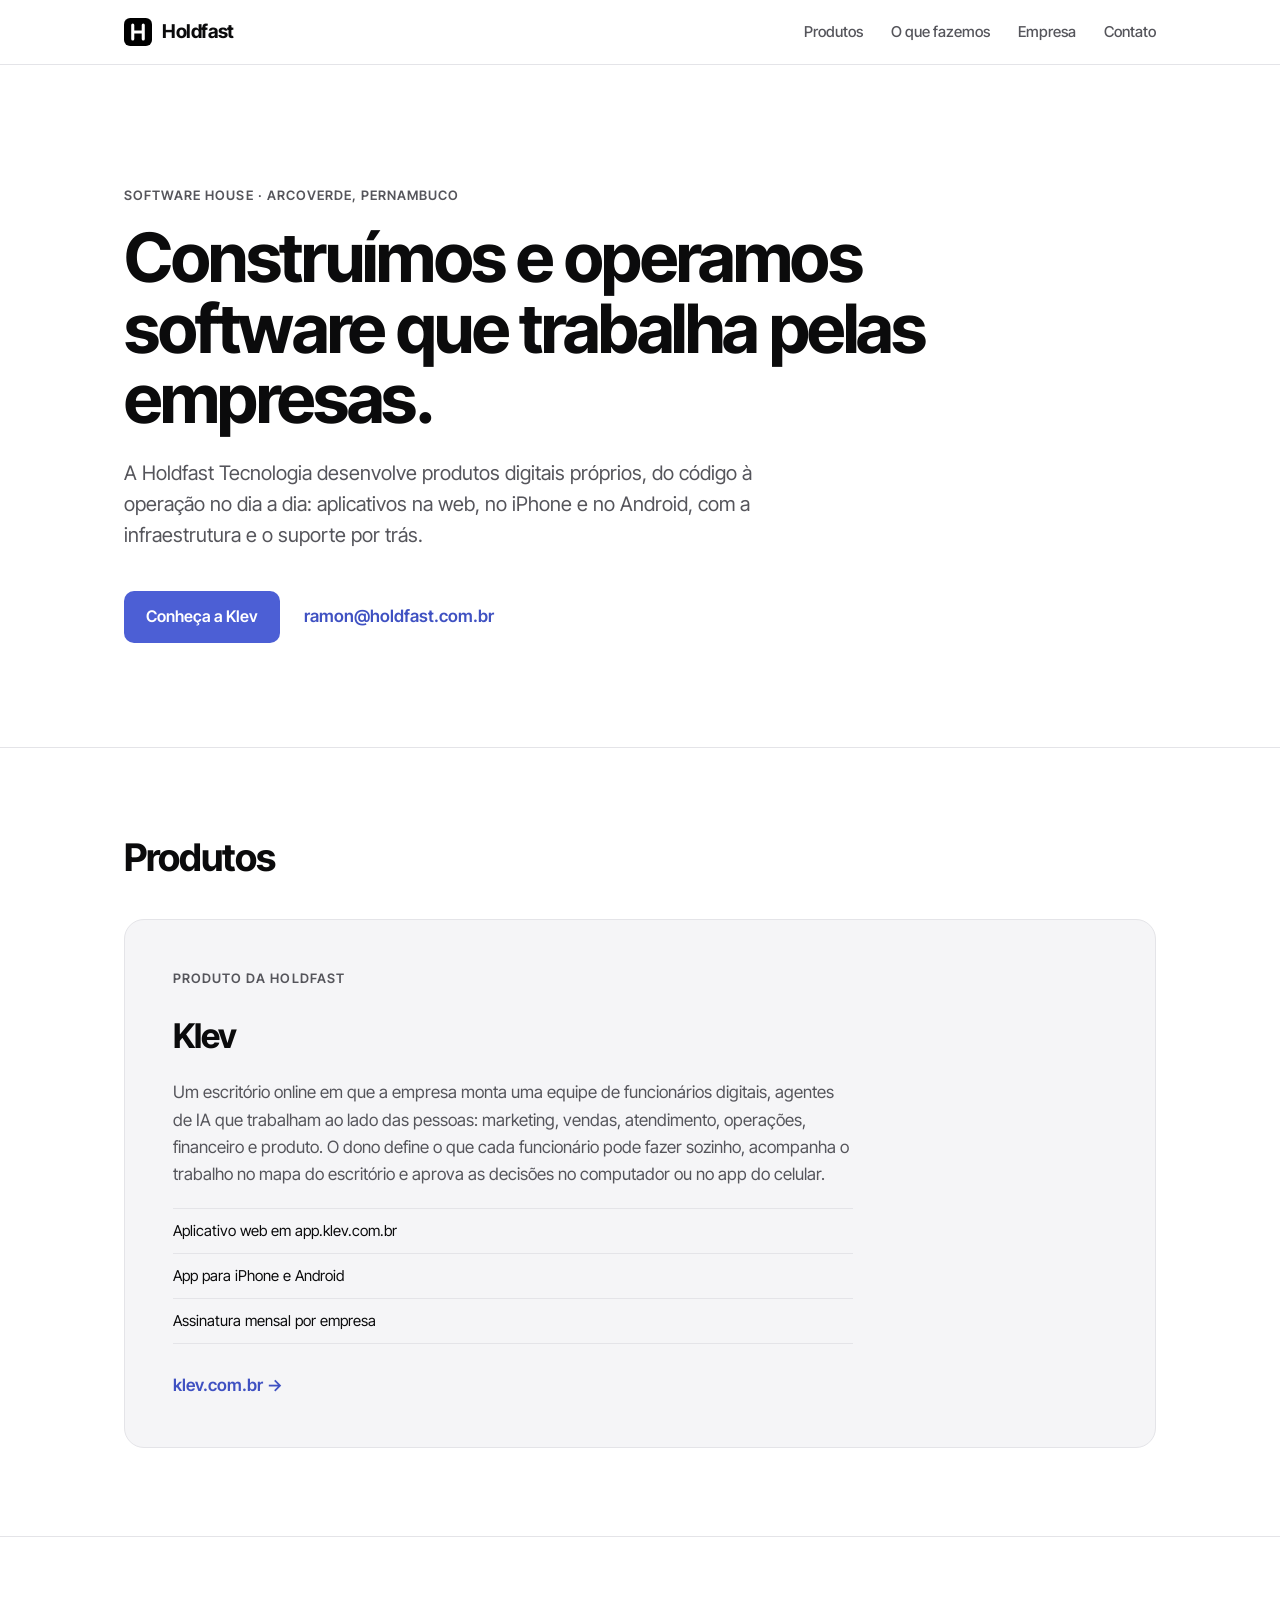
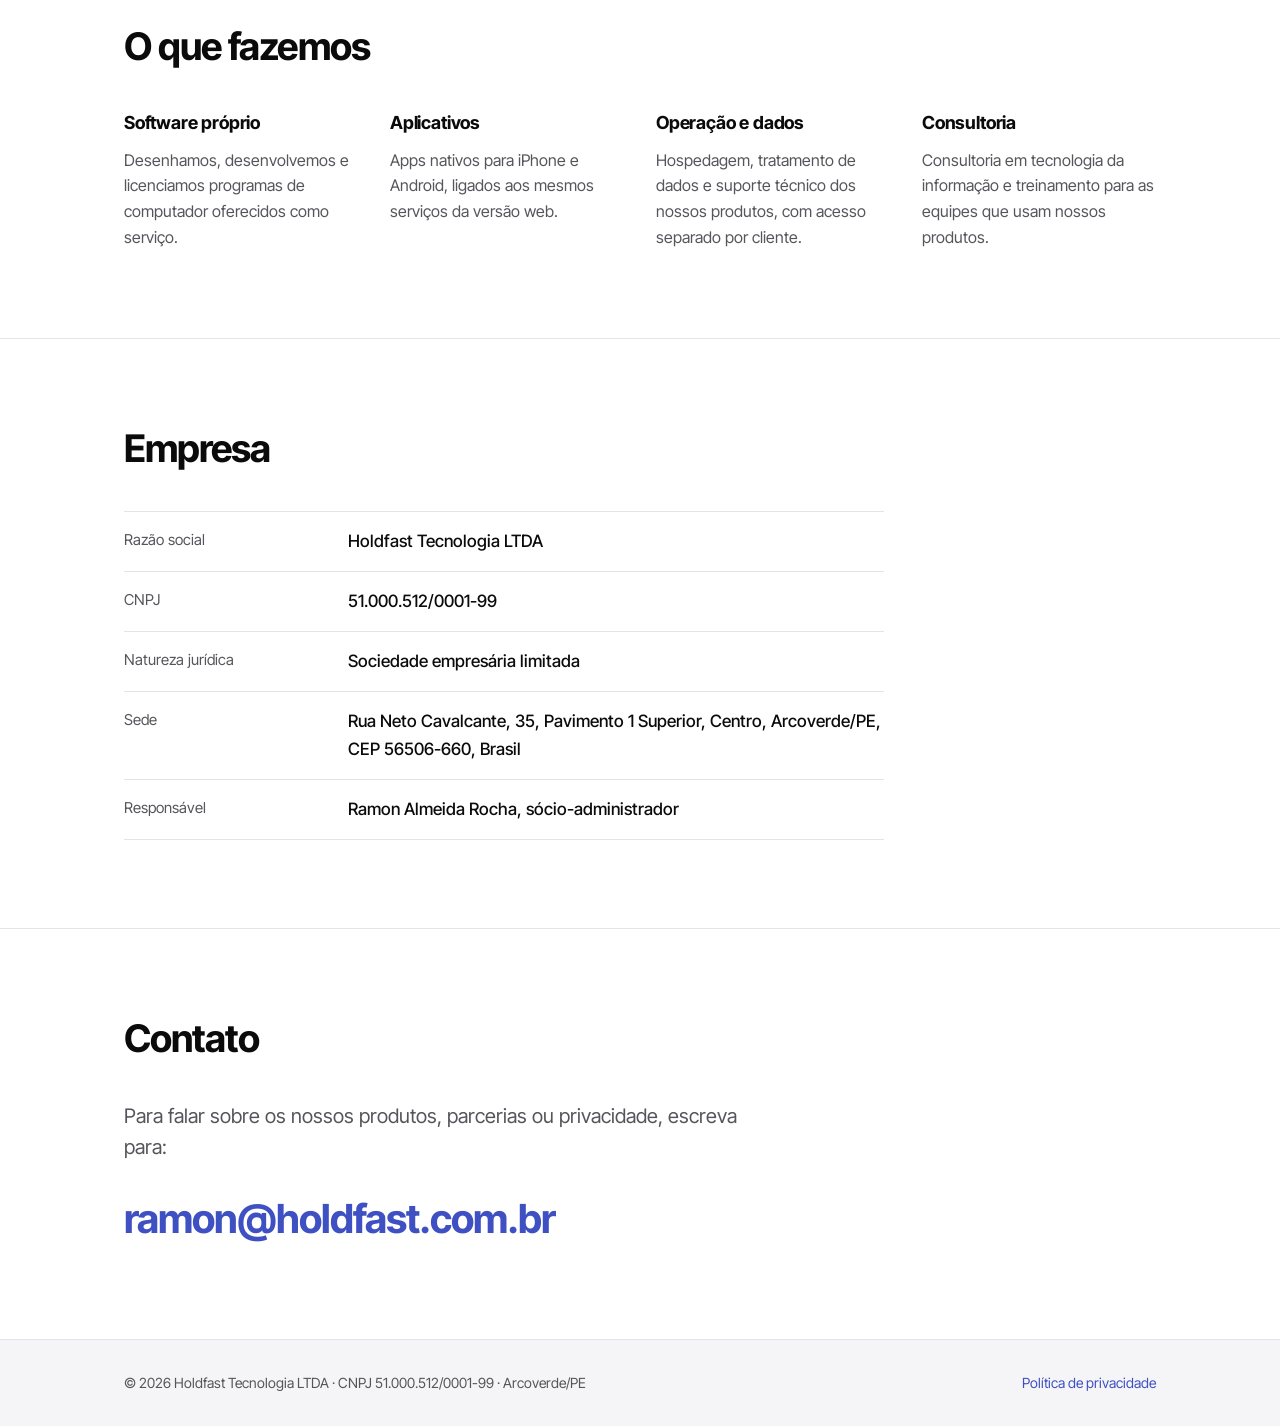
<file: index.html>
<!doctype html>
<html lang="pt-BR">
<head>
  <meta charset="utf-8">
  <meta name="viewport" content="width=device-width, initial-scale=1">
  <title>Holdfast Tecnologia</title>
  <meta name="description" content="Holdfast Tecnologia LTDA é uma software house de Arcoverde, Pernambuco. Criamos e operamos produtos digitais próprios, como a Klev.">
  <link rel="icon" href="/icone.svg" type="image/svg+xml">
  <link rel="preconnect" href="https://fonts.googleapis.com">
  <link rel="preconnect" href="https://fonts.gstatic.com" crossorigin>
  <link href="https://fonts.googleapis.com/css2?family=Inter+Tight:wght@400;500;600;700&display=swap" rel="stylesheet">
  <link rel="stylesheet" href="/estilo.css">
</head>
<body>
  <header class="topo">
    <div class="faixa">
      <a class="marca" href="/" aria-label="Holdfast Tecnologia, início">
        <img src="/icone.svg" alt="" width="28" height="28">
        <span>Holdfast</span>
      </a>
      <nav class="menu" aria-label="Seções">
        <a href="#produtos">Produtos</a>
        <a href="#o-que-fazemos">O que fazemos</a>
        <a href="#empresa">Empresa</a>
        <a href="#contato">Contato</a>
      </nav>
    </div>
  </header>

  <main>
    <section class="abertura">
      <div class="faixa">
        <p class="rotulo">Software house · Arcoverde, Pernambuco</p>
        <h1>Construímos e operamos software que trabalha pelas empresas.</h1>
        <p class="lead">A Holdfast Tecnologia desenvolve produtos digitais próprios, do código à operação no dia a dia: aplicativos na web, no iPhone e no Android, com a infraestrutura e o suporte por trás.</p>
        <div class="acoes">
          <a class="botao" href="#produtos">Conheça a Klev</a>
          <a class="link" href="mailto:ramon@holdfast.com.br">ramon@holdfast.com.br</a>
        </div>
      </div>
    </section>

    <section id="produtos" class="secao">
      <div class="faixa">
        <h2>Produtos</h2>
        <article class="produto">
          <div class="produto-texto">
            <p class="rotulo">Produto da Holdfast</p>
            <h3>Klev</h3>
            <p>Um escritório online em que a empresa monta uma equipe de funcionários digitais, agentes de IA que trabalham ao lado das pessoas: marketing, vendas, atendimento, operações, financeiro e produto. O dono define o que cada funcionário pode fazer sozinho, acompanha o trabalho no mapa do escritório e aprova as decisões no computador ou no app do celular.</p>
            <ul class="lista">
              <li>Aplicativo web em app.klev.com.br</li>
              <li>App para iPhone e Android</li>
              <li>Assinatura mensal por empresa</li>
            </ul>
            <a class="link" href="https://klev.com.br">klev.com.br →</a>
          </div>
        </article>
      </div>
    </section>

    <section id="o-que-fazemos" class="secao">
      <div class="faixa">
        <h2>O que fazemos</h2>
        <div class="grade">
          <div class="item">
            <h3>Software próprio</h3>
            <p>Desenhamos, desenvolvemos e licenciamos programas de computador oferecidos como serviço.</p>
          </div>
          <div class="item">
            <h3>Aplicativos</h3>
            <p>Apps nativos para iPhone e Android, ligados aos mesmos serviços da versão web.</p>
          </div>
          <div class="item">
            <h3>Operação e dados</h3>
            <p>Hospedagem, tratamento de dados e suporte técnico dos nossos produtos, com acesso separado por cliente.</p>
          </div>
          <div class="item">
            <h3>Consultoria</h3>
            <p>Consultoria em tecnologia da informação e treinamento para as equipes que usam nossos produtos.</p>
          </div>
        </div>
      </div>
    </section>

    <section id="empresa" class="secao">
      <div class="faixa">
        <h2>Empresa</h2>
        <dl class="dados">
          <div><dt>Razão social</dt><dd>Holdfast Tecnologia LTDA</dd></div>
          <div><dt>CNPJ</dt><dd>51.000.512/0001-99</dd></div>
          <div><dt>Natureza jurídica</dt><dd>Sociedade empresária limitada</dd></div>
          <div><dt>Sede</dt><dd>Rua Neto Cavalcante, 35, Pavimento 1 Superior, Centro, Arcoverde/PE, CEP 56506-660, Brasil</dd></div>
          <div><dt>Responsável</dt><dd>Ramon Almeida Rocha, sócio-administrador</dd></div>
        </dl>
      </div>
    </section>

    <section id="contato" class="secao contato">
      <div class="faixa">
        <h2>Contato</h2>
        <p class="lead">Para falar sobre os nossos produtos, parcerias ou privacidade, escreva para:</p>
        <a class="contato-email" href="mailto:ramon@holdfast.com.br">ramon@holdfast.com.br</a>
      </div>
    </section>
  </main>

  <footer class="rodape">
    <div class="faixa">
      <p>© 2026 Holdfast Tecnologia LTDA · CNPJ 51.000.512/0001-99 · Arcoverde/PE</p>
      <a href="/privacidade">Política de privacidade</a>
    </div>
  </footer>
</body>
</html>
</file>
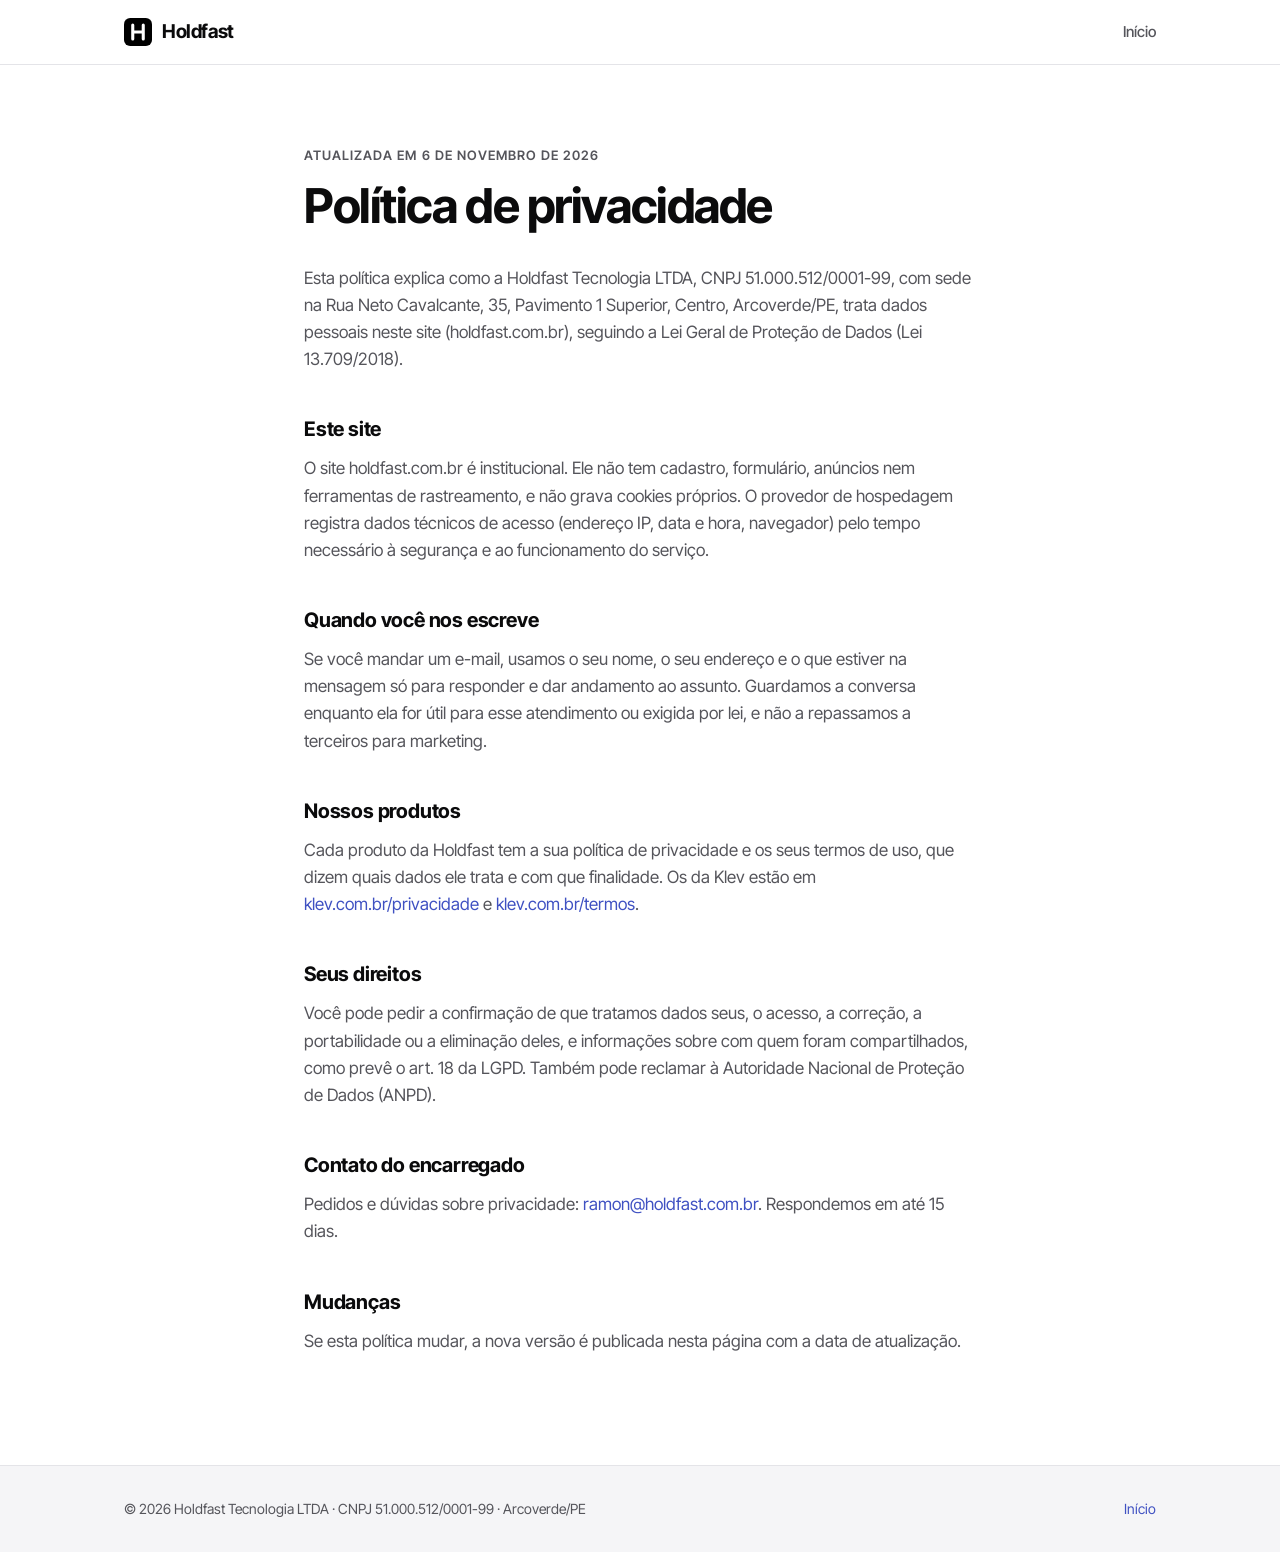
<file: privacidade.html>
<!doctype html>
<html lang="pt-BR">
<head>
  <meta charset="utf-8">
  <meta name="viewport" content="width=device-width, initial-scale=1">
  <title>Política de privacidade · Holdfast Tecnologia</title>
  <meta name="description" content="Como a Holdfast Tecnologia LTDA trata os dados pessoais neste site e nos seus produtos.">
  <link rel="icon" href="/icone.svg" type="image/svg+xml">
  <link rel="preconnect" href="https://fonts.googleapis.com">
  <link rel="preconnect" href="https://fonts.gstatic.com" crossorigin>
  <link href="https://fonts.googleapis.com/css2?family=Inter+Tight:wght@400;500;600;700&display=swap" rel="stylesheet">
  <link rel="stylesheet" href="/estilo.css">
</head>
<body>
  <header class="topo">
    <div class="faixa">
      <a class="marca" href="/" aria-label="Holdfast Tecnologia, início">
        <img src="/icone.svg" alt="" width="28" height="28">
        <span>Holdfast</span>
      </a>
      <nav class="menu" aria-label="Seções">
        <a href="/">Início</a>
      </nav>
    </div>
  </header>

  <main class="documento">
    <div class="faixa estreita">
      <p class="rotulo">Atualizada em 6 de novembro de 2026</p>
      <h1>Política de privacidade</h1>

      <p>Esta política explica como a Holdfast Tecnologia LTDA, CNPJ 51.000.512/0001-99, com sede na Rua Neto Cavalcante, 35, Pavimento 1 Superior, Centro, Arcoverde/PE, trata dados pessoais neste site (holdfast.com.br), seguindo a Lei Geral de Proteção de Dados (Lei 13.709/2018).</p>

      <h2>Este site</h2>
      <p>O site holdfast.com.br é institucional. Ele não tem cadastro, formulário, anúncios nem ferramentas de rastreamento, e não grava cookies próprios. O provedor de hospedagem registra dados técnicos de acesso (endereço IP, data e hora, navegador) pelo tempo necessário à segurança e ao funcionamento do serviço.</p>

      <h2>Quando você nos escreve</h2>
      <p>Se você mandar um e-mail, usamos o seu nome, o seu endereço e o que estiver na mensagem só para responder e dar andamento ao assunto. Guardamos a conversa enquanto ela for útil para esse atendimento ou exigida por lei, e não a repassamos a terceiros para marketing.</p>

      <h2>Nossos produtos</h2>
      <p>Cada produto da Holdfast tem a sua política de privacidade e os seus termos de uso, que dizem quais dados ele trata e com que finalidade. Os da Klev estão em <a href="https://klev.com.br/privacidade">klev.com.br/privacidade</a> e <a href="https://klev.com.br/termos">klev.com.br/termos</a>.</p>

      <h2>Seus direitos</h2>
      <p>Você pode pedir a confirmação de que tratamos dados seus, o acesso, a correção, a portabilidade ou a eliminação deles, e informações sobre com quem foram compartilhados, como prevê o art. 18 da LGPD. Também pode reclamar à Autoridade Nacional de Proteção de Dados (ANPD).</p>

      <h2>Contato do encarregado</h2>
      <p>Pedidos e dúvidas sobre privacidade: <a href="mailto:ramon@holdfast.com.br">ramon@holdfast.com.br</a>. Respondemos em até 15 dias.</p>

      <h2>Mudanças</h2>
      <p>Se esta política mudar, a nova versão é publicada nesta página com a data de atualização.</p>
    </div>
  </main>

  <footer class="rodape">
    <div class="faixa">
      <p>© 2026 Holdfast Tecnologia LTDA · CNPJ 51.000.512/0001-99 · Arcoverde/PE</p>
      <a href="/">Início</a>
    </div>
  </footer>
</body>
</html>
</file>
<file: estilo.css>
:root {
  --fundo: #ffffff;
  --fundo-2: #f5f5f7;
  --texto: #0b0b0c;
  --texto-2: #55555b;
  --linha: #e4e4e8;
  --acao: #4c5fd5;
  --acao-hover: #3f51c2;
  --link: #3f51c2;
}

@media (prefers-color-scheme: dark) {
  :root {
    --fundo: #000000;
    --fundo-2: #161617;
    --texto: #f5f5f7;
    --texto-2: #a1a1a8;
    --linha: #2a2a2d;
    --link: #9fabff;
  }
}

* { box-sizing: border-box; }

html { scroll-behavior: smooth; }

body {
  margin: 0;
  background: var(--fundo);
  color: var(--texto);
  font-family: "Inter Tight", system-ui, -apple-system, sans-serif;
  font-size: 17px;
  line-height: 1.6;
  -webkit-font-smoothing: antialiased;
}

a { color: var(--link); text-decoration: none; }
a:hover { text-decoration: underline; }
a:focus-visible { outline: 2px solid var(--acao); outline-offset: 3px; border-radius: 4px; }

.faixa {
  max-width: 1080px;
  margin: 0 auto;
  padding: 0 24px;
}
.faixa.estreita { max-width: 720px; }

.topo {
  position: sticky;
  top: 0;
  z-index: 10;
  background: color-mix(in srgb, var(--fundo) 86%, transparent);
  backdrop-filter: blur(12px);
  border-bottom: 1px solid var(--linha);
}
.topo .faixa {
  display: flex;
  align-items: center;
  justify-content: space-between;
  height: 64px;
}
.marca {
  display: flex;
  align-items: center;
  gap: 10px;
  color: var(--texto);
  font-weight: 700;
  font-size: 19px;
  letter-spacing: -0.02em;
}
.marca:hover { text-decoration: none; }
.menu { display: flex; gap: 28px; }
.menu a { color: var(--texto-2); font-size: 15px; font-weight: 500; }
.menu a:hover { color: var(--texto); text-decoration: none; }

.rotulo {
  margin: 0 0 16px;
  color: var(--texto-2);
  font-size: 13px;
  font-weight: 600;
  letter-spacing: 0.08em;
  text-transform: uppercase;
}

.abertura { padding: 120px 0 104px; }
.abertura h1 {
  max-width: 860px;
  margin: 0 0 24px;
  font-size: clamp(40px, 6vw, 68px);
  line-height: 1.04;
  letter-spacing: -0.035em;
  font-weight: 700;
}
.lead {
  max-width: 640px;
  margin: 0;
  color: var(--texto-2);
  font-size: 20px;
  line-height: 1.55;
}
.acoes {
  display: flex;
  flex-wrap: wrap;
  align-items: center;
  gap: 24px;
  margin-top: 40px;
}
.botao {
  display: inline-block;
  padding: 13px 22px;
  border-radius: 10px;
  background: var(--acao);
  color: #fff;
  font-weight: 600;
  font-size: 16px;
}
.botao:hover { background: var(--acao-hover); text-decoration: none; }
.link { font-weight: 600; }

.secao {
  padding: 88px 0;
  border-top: 1px solid var(--linha);
}
.secao h2 {
  margin: 0 0 40px;
  font-size: clamp(28px, 3.4vw, 38px);
  line-height: 1.15;
  letter-spacing: -0.025em;
}

.produto {
  padding: 48px;
  border-radius: 20px;
  background: var(--fundo-2);
  border: 1px solid var(--linha);
}
.produto-texto { max-width: 680px; }
.produto h3 {
  margin: 0 0 16px;
  font-size: 34px;
  letter-spacing: -0.03em;
}
.produto p { margin: 0 0 20px; color: var(--texto-2); }
.lista {
  margin: 0 0 28px;
  padding: 0;
  list-style: none;
}
.lista li {
  padding: 10px 0;
  border-top: 1px solid var(--linha);
  font-size: 15px;
}
.lista li:last-child { border-bottom: 1px solid var(--linha); }

.grade {
  display: grid;
  grid-template-columns: repeat(4, 1fr);
  gap: 32px;
}
.item h3 {
  margin: 0 0 10px;
  font-size: 18px;
  letter-spacing: -0.01em;
}
.item p { margin: 0; color: var(--texto-2); font-size: 16px; }

.dados { margin: 0; max-width: 760px; }
.dados div {
  display: grid;
  grid-template-columns: 200px 1fr;
  gap: 24px;
  padding: 16px 0;
  border-top: 1px solid var(--linha);
}
.dados div:last-child { border-bottom: 1px solid var(--linha); }
.dados dt { color: var(--texto-2); font-size: 15px; }
.dados dd { margin: 0; font-weight: 500; }

.contato-email {
  display: inline-block;
  margin-top: 24px;
  font-size: clamp(26px, 4vw, 40px);
  font-weight: 700;
  letter-spacing: -0.025em;
}

.documento { padding: 80px 0 96px; }
.documento h1 {
  margin: 0 0 32px;
  font-size: clamp(34px, 5vw, 48px);
  line-height: 1.1;
  letter-spacing: -0.03em;
}
.documento h2 {
  margin: 40px 0 10px;
  font-size: 20px;
  letter-spacing: -0.01em;
}
.documento p { margin: 0 0 14px; color: var(--texto-2); }

.rodape {
  border-top: 1px solid var(--linha);
  background: var(--fundo-2);
  padding: 32px 0;
  font-size: 14px;
  color: var(--texto-2);
}
.rodape .faixa {
  display: flex;
  flex-wrap: wrap;
  justify-content: space-between;
  gap: 12px;
}
.rodape p { margin: 0; }

@media (max-width: 860px) {
  .grade { grid-template-columns: 1fr 1fr; }
}

@media (max-width: 640px) {
  body { font-size: 16px; }
  .faixa { padding: 0 16px; }
  .menu { display: none; }
  .abertura { padding: 72px 0 64px; }
  .lead { font-size: 18px; }
  .secao { padding: 64px 0; }
  .produto { padding: 28px 20px; }
  .grade { grid-template-columns: 1fr; gap: 24px; }
  .dados div { grid-template-columns: 1fr; gap: 4px; }
}
</file>
